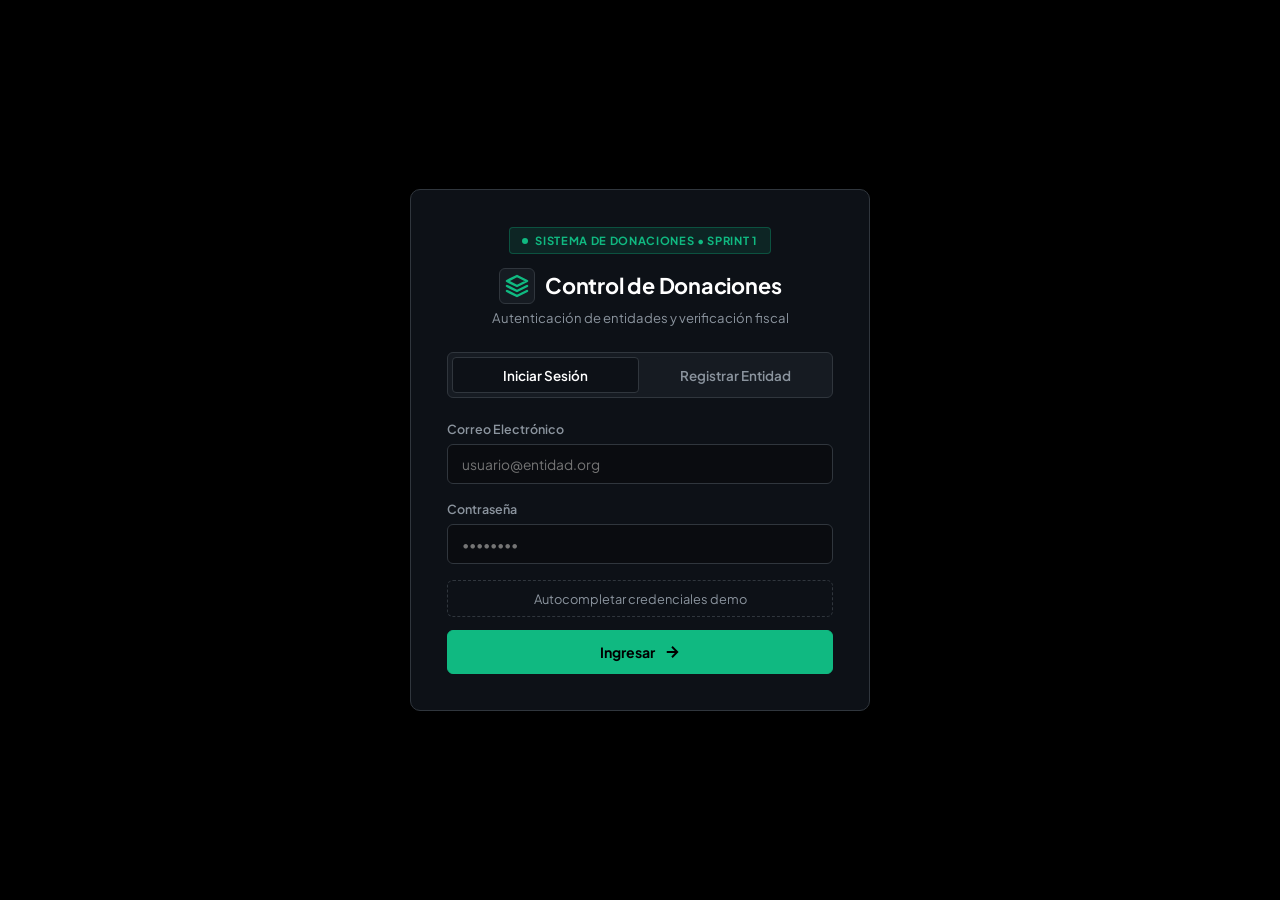
<file: static/index.html>
<!DOCTYPE html>
<html lang="es">
<head>
  <meta charset="UTF-8">
  <meta name="viewport" content="width=device-width, initial-scale=1.0">
  <title>Sistema de Gestión de Donaciones</title>
  <link rel="stylesheet" href="/static/styles.css">
  <link rel="preconnect" href="https://fonts.googleapis.com">
  <link rel="preconnect" href="https://fonts.gstatic.com" crossorigin>
  <link href="https://fonts.googleapis.com/css2?family=Plus+Jakarta+Sans:wght@400;500;600;700;800&family=JetBrains+Mono:wght@400;500;600;700&display=swap" rel="stylesheet">
</head>
<body class="dark-theme">

  <section id="login-view" class="auth-view-container">
    <div class="glass-card auth-card">
      <div class="brand-header">
        <div class="corp-top-badge">
          <span class="corp-dot"></span>
          <span>SISTEMA DE DONACIONES &bull; SPRINT 1</span>
        </div>
        <div class="brand-corp-logo">
          <div class="corp-icon-box">
            <svg width="24" height="24" viewBox="0 0 24 24" fill="none" stroke="currentColor" stroke-width="2.5" stroke-linecap="round" stroke-linejoin="round">
              <path d="M12 2L2 7l10 5 10-5-10-5zM2 17l10 5 10-5M2 12l10 5 10-5"/>
            </svg>
          </div>
          <h1 class="brand-title">Control de Donaciones</h1>
        </div>
        <p class="brand-subtitle">Autenticación de entidades y verificación fiscal</p>
      </div>

      <div class="glass-tabs">
        <button id="tab-login-btn" class="glass-tab-btn active" onclick="switchAuthTab('login')">
          Iniciar Sesión
        </button>
        <button id="tab-register-btn" class="glass-tab-btn" onclick="switchAuthTab('register')">
          Registrar Entidad
        </button>
      </div>

      <form id="form-login" onsubmit="handleLoginSubmit(event)">
        <div class="form-group">
          <label for="login-email">Correo Electrónico</label>
          <input type="email" id="login-email" class="glass-input" placeholder="usuario@entidad.org" required>
        </div>

        <div class="form-group">
          <label for="login-password">Contraseña</label>
          <input type="password" id="login-password" class="glass-input" placeholder="••••••••" required>
        </div>

        <button type="button" onclick="fillDemoCredentials()" class="btn-demo">
          Autocompletar credenciales demo
        </button>

        <button type="submit" id="btn-submit-login" class="btn-primary-glass">
          <span>Ingresar</span>
          <svg width="18" height="18" viewBox="0 0 24 24" fill="none" stroke="currentColor" stroke-width="2.5"><path d="M5 12h14M12 5l7 7-7 7"/></svg>
        </button>
      </form>

      <form id="form-register" class="hidden" onsubmit="handleRegisterSubmit(event)">
        <div class="form-group">
          <label for="reg-legal-name">Razón Social o Nombre Legal *</label>
          <input type="text" id="reg-legal-name" class="glass-input" placeholder="Nombre legal de la entidad" required>
        </div>

        <div class="form-group">
          <label for="reg-rfc">Registro Federal de Contribuyentes (RFC) *</label>
          <input type="text" id="reg-rfc" class="glass-input uppercase-input font-mono" placeholder="GOMR820512A12 o FDS850101XYZ" maxlength="13" required>
          <span class="field-hint">Obligatorio: 12 o 13 caracteres alfanuméricos.</span>
        </div>

        <div class="form-group">
          <label>Tipo de Entidad *</label>
          <div class="entity-type-selector">
            <label class="entity-radio-card active">
              <input type="radio" name="reg_entity_type" value="EMPRESA DONANTE" checked onchange="updateEntitySelection(this)">
              <div class="radio-card-content">
                <svg width="18" height="18" viewBox="0 0 24 24" fill="none" stroke="currentColor" stroke-width="2"><rect x="4" y="2" width="16" height="20" rx="2" ry="2"/><path d="M9 22v-4h6v4M8 6h.01M16 6h.01M12 6h.01M12 10h.01M12 14h.01M16 10h.01M16 14h.01M8 10h.01M8 14h.01"/></svg>
                <span class="card-title">Empresa Donante</span>
              </div>
            </label>

            <label class="entity-radio-card">
              <input type="radio" name="reg_entity_type" value="ORGANIZACION_SOCIAL" onchange="updateEntitySelection(this)">
              <div class="radio-card-content">
                <svg width="18" height="18" viewBox="0 0 24 24" fill="none" stroke="currentColor" stroke-width="2"><path d="M17 21v-2a4 4 0 0 0-4-4H5a4 4 0 0 0-4 4v2"/><circle cx="9" cy="7" r="4"/><path d="M23 21v-2a4 4 0 0 0-3-3.87"/><path d="M16 3.13a4 4 0 0 1 0 7.75"/></svg>
                <span class="card-title">Organización Social</span>
              </div>
            </label>
          </div>
        </div>

        <div class="form-row-2">
          <div class="form-group">
            <label for="reg-name">Representante *</label>
            <input type="text" id="reg-name" class="glass-input" placeholder="Nombre completo" required>
          </div>
          <div class="form-group">
            <label for="reg-role">Rol *</label>
            <select id="reg-role" class="glass-select">
              <option value="DONANTE" selected>DONANTE</option>
              <option value="BENEFICIARIO">BENEFICIARIO</option>
            </select>
          </div>
        </div>

        <div class="form-group">
          <label for="reg-email">Correo Electrónico *</label>
          <input type="email" id="reg-email" class="glass-input" placeholder="correo@entidad.org" required>
        </div>

        <div class="form-group">
          <label for="reg-password">Contraseña (mínimo 6 caracteres) *</label>
          <input type="password" id="reg-password" class="glass-input" minlength="6" placeholder="••••••••" required>
        </div>

        <button type="submit" id="btn-submit-register" class="btn-primary-glass">
          <span>Registrar Cuenta</span>
          <svg width="18" height="18" viewBox="0 0 24 24" fill="none" stroke="currentColor" stroke-width="2.5"><path d="M5 12h14M12 5l7 7-7 7"/></svg>
        </button>
      </form>

      <div id="auth-error-msg" class="glass-alert-error hidden"></div>
      <div id="auth-success-msg" class="glass-alert-success hidden"></div>
    </div>
  </section>

  <div id="app-view" class="app-layout hidden">
    <div class="cartel-wrapper">
      <div class="glass-card cartel-card">
        <div class="cartel-icon-box">
          <svg width="42" height="42" viewBox="0 0 24 24" fill="none" stroke="currentColor" stroke-width="2.8" stroke-linecap="round" stroke-linejoin="round">
            <path d="M20 6L9 17l-5-5"/>
          </svg>
        </div>

        <div class="cartel-badge">SPRINT 1 &bull; AUTENTICACIÓN VERIFICADA</div>
        <h1 class="cartel-title">Usuario registrado</h1>
        <p class="cartel-subtitle">Sesión activa con credenciales válidas y verificación de estado.</p>

        <div class="cartel-details-box">
          <div class="cartel-row">
            <span class="cartel-label">Nombre del Representante:</span>
            <strong id="card-user-name" class="cartel-value">-</strong>
          </div>
          <div class="cartel-row">
            <span class="cartel-label">Correo Electrónico:</span>
            <strong id="card-user-email" class="cartel-value">-</strong>
          </div>
          <div class="cartel-row">
            <span class="cartel-label">RFC Registrado:</span>
            <code id="card-user-rfc" class="font-mono text-emerald">-</code>
          </div>
          <div class="cartel-row">
            <span class="cartel-label">Tipo de Entidad:</span>
            <span id="card-user-entity" class="cartel-value">-</span>
          </div>
          <div class="cartel-row">
            <span class="cartel-label">Rol en el Sistema:</span>
            <span id="card-user-role" class="pill-role">-</span>
          </div>
          <div class="cartel-row">
            <span class="cartel-label">Estado de la Cuenta:</span>
            <span id="card-user-status" class="status-pill status-active">ACTIVO</span>
          </div>
        </div>

        <div class="cartel-actions">
          <button id="btn-card-admin" class="btn-secondary-glass hidden" onclick="openAdminPanelModal()">
            <svg width="16" height="16" viewBox="0 0 24 24" fill="none" stroke="currentColor" stroke-width="2"><path d="M12 22s8-4 8-10V5l-8-3-8 3v7c0 6 8 10 8 10z"/></svg>
            <span>Panel de Administración</span>
          </button>
          <button class="btn-primary-glass" onclick="logout()">
            <svg width="16" height="16" viewBox="0 0 24 24" fill="none" stroke="currentColor" stroke-width="2.5"><path d="M9 21H5a2 2 0 0 1-2-2V5a2 2 0 0 1 2-2h4M16 17l5-5-5-5M21 12H9"/></svg>
            <span>Cerrar Sesión</span>
          </button>
        </div>
      </div>
    </div>
  </div>

  <div id="admin-modal" class="modal-backdrop hidden">
    <div class="glass-card modal-box modal-extra-wide">
      <div class="modal-header">
        <div class="admin-header-title">
          <div class="admin-shield-icon">
            <svg width="22" height="22" viewBox="0 0 24 24" fill="none" stroke="currentColor" stroke-width="2"><path d="M12 22s8-4 8-10V5l-8-3-8 3v7c0 6 8 10 8 10z"/></svg>
          </div>
          <div>
            <h3>Panel de Administración</h3>
            <span class="admin-subtitle">Validación de Cuentas y Auditoría RNF02</span>
          </div>
        </div>
        <button class="btn-close-modal" onclick="closeAdminPanelModal()">&times;</button>
      </div>

      <div class="admin-tabs-bar">
        <button id="tab-adm-pending" class="admin-tab-btn active" onclick="switchAdminSubTab('pending')">
          Solicitudes RFC (<span id="admin-pending-count">0</span>)
        </button>
        <button id="tab-adm-users" class="admin-tab-btn" onclick="switchAdminSubTab('users')">
          Directorio de Usuarios (<span id="admin-users-count">0</span>)
        </button>
        <button id="tab-adm-donations" class="admin-tab-btn" onclick="switchAdminSubTab('donations')">
          Donaciones (<span id="admin-donations-count">0</span>)
        </button>
        <button id="tab-adm-audit" class="admin-tab-btn" onclick="switchAdminSubTab('audit')">
          Bitácora de Auditoría
        </button>
      </div>

      <div id="admin-pending-panel" class="admin-tab-content">
        <p class="section-desc">Cuentas con estado PENDIENTE esperando validación de RFC.</p>
        <div id="admin-pending-container" class="glass-table-container"></div>
      </div>

      <div id="admin-users-panel" class="admin-tab-content hidden">
        <p class="section-desc">Directorio general de usuarios y entidades registradas.</p>
        <div id="admin-users-container" class="glass-table-container"></div>
      </div>

      <div id="admin-donations-panel" class="admin-tab-content hidden">
        <p class="section-desc">Registro global de donaciones.</p>
        <div id="admin-donations-container" class="glass-table-container"></div>
      </div>

      <div id="admin-audit-panel" class="admin-tab-content hidden">
        <p class="section-desc">Pistas de auditoría inmutables (RNF02): autenticación y cambios de estado.</p>
        <div id="admin-audit-container" class="glass-table-container"></div>
      </div>
    </div>
  </div>

  <div id="pending-alert-modal" class="modal-backdrop hidden">
    <div class="glass-card modal-box text-center">
      <div class="pending-icon-box">
        <svg width="30" height="30" viewBox="0 0 24 24" fill="none" stroke="currentColor" stroke-width="2"><circle cx="12" cy="12" r="10"/><polyline points="12 6 12 12 16 14"/></svg>
      </div>
      <h2 class="modal-title">Cuenta en Revisión</h2>
      <div class="pending-badge-row">
        <span class="status-pill status-pending">ESTADO: PENDIENTE</span>
      </div>
      <p class="pending-explain">
        Tu registro ha sido enviado exitosamente. Un administrador validará tu RFC para activar tu acceso.
      </p>
      <button class="btn-primary-glass" onclick="closePendingAlertModal()">Entendido</button>
    </div>
  </div>

  <div id="toast-container" class="toast-container"></div>

  <script src="/static/app.js"></script>
</body>
</html>
</file>
<file: static/styles.css>
:root {
  --font-sans: 'Plus Jakarta Sans', -apple-system, BlinkMacSystemFont, "Segoe UI", Roboto, sans-serif;
  --font-mono: 'JetBrains Mono', monospace;
  --bg-main: #000000;
  --bg-card: #0d1117;
  --bg-card-elevated: #161b22;
  --bg-input: #0a0c10;
  --border-color: #30363d;
  --border-subtle: #21262d;
  --emerald: #10b981;
  --emerald-hover: #059669;
  --emerald-subtle: rgba(16, 185, 129, 0.12);
  --text-primary: #ffffff;
  --text-secondary: #8b949e;
  --text-muted: #6e7681;
  --radius-xs: 4px;
  --radius-sm: 6px;
  --radius-md: 8px;
  --radius-lg: 10px;
}

* {
  box-sizing: border-box;
  margin: 0;
  padding: 0;
}

body.dark-theme {
  font-family: var(--font-sans);
  background-color: var(--bg-main);
  color: var(--text-primary);
  min-height: 100vh;
  line-height: 1.5;
  overflow-x: hidden;
  position: relative;
  -webkit-font-smoothing: antialiased;
}

.hidden {
  display: none !important;
}

.font-mono {
  font-family: var(--font-mono);
}

.text-emerald {
  color: var(--emerald);
  font-weight: 600;
}

.glass-card {
  background: var(--bg-card);
  border: 1px solid var(--border-color);
  border-radius: var(--radius-lg);
  position: relative;
  box-shadow: 0 4px 16px rgba(0, 0, 0, 0.6);
  transition: border-color 0.2s ease;
}

.glass-card:hover {
  border-color: #484f58;
}

.auth-view-container {
  min-height: 100vh;
  display: flex;
  align-items: center;
  justify-content: center;
  padding: 2.5rem 1.25rem;
  position: relative;
  background: var(--bg-main);
}

.auth-card {
  width: 100%;
  max-width: 460px;
  padding: 2.25rem;
  border-radius: var(--radius-lg);
}

.brand-header {
  text-align: center;
  margin-bottom: 1.5rem;
}

.corp-top-badge {
  display: inline-flex;
  align-items: center;
  gap: 0.45rem;
  font-size: 0.7rem;
  font-weight: 700;
  letter-spacing: 0.06em;
  text-transform: uppercase;
  color: var(--emerald);
  background: var(--emerald-subtle);
  border: 1px solid rgba(16, 185, 129, 0.3);
  padding: 0.25rem 0.75rem;
  border-radius: var(--radius-xs);
  margin-bottom: 0.85rem;
}

.corp-dot {
  width: 6px;
  height: 6px;
  background: var(--emerald);
  border-radius: 50%;
  display: inline-block;
}

.brand-corp-logo {
  display: flex;
  align-items: center;
  justify-content: center;
  gap: 0.65rem;
  margin-bottom: 0.35rem;
}

.corp-icon-box {
  width: 36px;
  height: 36px;
  background: var(--bg-card-elevated);
  border: 1px solid var(--border-color);
  border-radius: var(--radius-sm);
  display: flex;
  align-items: center;
  justify-content: center;
  color: var(--emerald);
}

.brand-title {
  font-size: 1.35rem;
  font-weight: 700;
  letter-spacing: -0.01em;
  color: var(--text-primary);
}

.brand-subtitle {
  font-size: 0.82rem;
  color: var(--text-secondary);
  line-height: 1.4;
}

.glass-tabs {
  display: flex;
  background: var(--bg-card-elevated);
  border: 1px solid var(--border-color);
  border-radius: var(--radius-sm);
  padding: 0.25rem;
  margin-bottom: 1.35rem;
  gap: 0.25rem;
}

.glass-tab-btn {
  flex: 1;
  padding: 0.55rem 0.5rem;
  background: transparent;
  border: none;
  font-family: inherit;
  font-size: 0.84rem;
  font-weight: 600;
  color: var(--text-secondary);
  border-radius: var(--radius-xs);
  cursor: pointer;
  transition: all 0.15s ease;
}

.glass-tab-btn:hover {
  color: var(--text-primary);
}

.glass-tab-btn.active {
  background: var(--bg-card);
  color: var(--text-primary);
  border: 1px solid var(--border-color);
}

.form-group {
  margin-bottom: 1rem;
}

.form-group label {
  display: block;
  font-size: 0.78rem;
  font-weight: 600;
  color: var(--text-secondary);
  margin-bottom: 0.35rem;
}

.field-hint {
  display: block;
  font-size: 0.7rem;
  color: var(--text-muted);
  margin-top: 0.3rem;
}

.glass-input, .glass-select {
  width: 100%;
  padding: 0.65rem 0.85rem;
  background: var(--bg-input);
  border: 1px solid var(--border-color);
  border-radius: var(--radius-sm);
  color: var(--text-primary);
  font-family: inherit;
  font-size: 0.86rem;
  outline: none;
  transition: border-color 0.15s ease;
}

.glass-input:focus, .glass-select:focus {
  border-color: var(--emerald);
}

.glass-select {
  cursor: pointer;
}

.glass-select option {
  background: var(--bg-card);
  color: var(--text-primary);
}

.uppercase-input {
  text-transform: uppercase;
  letter-spacing: 0.06em;
}

.form-row-2 {
  display: grid;
  grid-template-columns: 1fr 1fr;
  gap: 0.75rem;
}

.entity-type-selector {
  display: grid;
  grid-template-columns: 1fr 1fr;
  gap: 0.65rem;
}

.entity-radio-card {
  display: flex;
  align-items: center;
  justify-content: center;
  padding: 0.65rem 0.5rem;
  background: var(--bg-input);
  border: 1px solid var(--border-color);
  border-radius: var(--radius-sm);
  cursor: pointer;
  transition: all 0.15s ease;
}

.entity-radio-card input[type="radio"] {
  display: none;
}

.entity-radio-card:hover {
  border-color: #484f58;
}

.entity-radio-card.active {
  border-color: var(--emerald);
  background: var(--emerald-subtle);
}

.radio-card-content {
  display: flex;
  align-items: center;
  gap: 0.45rem;
  color: var(--text-secondary);
}

.entity-radio-card.active .radio-card-content {
  color: var(--text-primary);
}

.card-title {
  font-size: 0.8rem;
  font-weight: 600;
}

.btn-primary-glass {
  width: 100%;
  display: flex;
  align-items: center;
  justify-content: center;
  gap: 0.5rem;
  padding: 0.75rem 1.25rem;
  background: var(--emerald);
  color: #000000;
  border: 1px solid var(--emerald);
  border-radius: var(--radius-sm);
  font-family: inherit;
  font-size: 0.88rem;
  font-weight: 700;
  cursor: pointer;
  transition: background-color 0.15s ease;
  margin-top: 0.4rem;
}

.btn-primary-glass:hover {
  background: var(--emerald-hover);
  border-color: var(--emerald-hover);
  color: #ffffff;
}

.btn-demo {
  width: 100%;
  padding: 0.6rem 1rem;
  background: transparent;
  color: var(--text-secondary);
  border: 1px dashed var(--border-color);
  border-radius: var(--radius-sm);
  font-family: inherit;
  font-size: 0.8rem;
  cursor: pointer;
  transition: border-color 0.15s ease, color 0.15s ease;
  margin-bottom: 0.4rem;
}

.btn-demo:hover {
  border-color: var(--emerald);
  color: var(--emerald);
}

.btn-secondary-glass {
  width: 100%;
  display: flex;
  align-items: center;
  justify-content: center;
  gap: 0.5rem;
  padding: 0.75rem 1.25rem;
  background: var(--bg-card-elevated);
  color: var(--text-primary);
  border: 1px solid var(--border-color);
  border-radius: var(--radius-sm);
  font-family: inherit;
  font-size: 0.86rem;
  font-weight: 600;
  cursor: pointer;
  transition: all 0.15s ease;
}

.btn-secondary-glass:hover {
  border-color: var(--emerald);
  color: var(--emerald);
  background: var(--bg-card);
}

.glass-alert-error {
  background: rgba(248, 81, 73, 0.1);
  border: 1px solid rgba(248, 81, 73, 0.4);
  color: #f85149;
  padding: 0.75rem 0.9rem;
  border-radius: var(--radius-sm);
  font-size: 0.82rem;
  margin-top: 1rem;
  text-align: center;
}

.glass-alert-success {
  background: var(--emerald-subtle);
  border: 1px solid var(--emerald);
  color: var(--emerald);
  padding: 0.75rem 0.9rem;
  border-radius: var(--radius-sm);
  font-size: 0.85rem;
  margin-top: 1rem;
  text-align: center;
  font-weight: 600;
}

.app-layout {
  min-height: 100vh;
  display: flex;
  flex-direction: column;
  position: relative;
  background: var(--bg-main);
}

.cartel-wrapper {
  min-height: 100vh;
  display: flex;
  align-items: center;
  justify-content: center;
  padding: 2.5rem 1.25rem;
  width: 100%;
}

.cartel-card {
  width: 100%;
  max-width: 500px;
  padding: 2.25rem;
  text-align: center;
}

.cartel-icon-box {
  width: 60px;
  height: 60px;
  background: var(--emerald-subtle);
  border: 1.5px solid var(--emerald);
  border-radius: var(--radius-md);
  display: inline-flex;
  align-items: center;
  justify-content: center;
  color: var(--emerald);
  margin-bottom: 1.15rem;
}

.cartel-badge {
  display: inline-block;
  font-size: 0.68rem;
  font-weight: 700;
  letter-spacing: 0.06em;
  text-transform: uppercase;
  color: var(--emerald);
  background: var(--emerald-subtle);
  border: 1px solid rgba(16, 185, 129, 0.3);
  padding: 0.25rem 0.75rem;
  border-radius: var(--radius-xs);
  margin-bottom: 0.75rem;
}

.cartel-title {
  font-size: 1.65rem;
  font-weight: 700;
  color: var(--text-primary);
  letter-spacing: -0.01em;
}

.cartel-subtitle {
  font-size: 0.84rem;
  color: var(--text-secondary);
  margin-top: 0.35rem;
  margin-bottom: 1.6rem;
  line-height: 1.45;
}

.cartel-details-box {
  background: var(--bg-card-elevated);
  border: 1px solid var(--border-subtle);
  border-radius: var(--radius-md);
  padding: 0.85rem 1.15rem;
  text-align: left;
  margin-bottom: 1.6rem;
}

.cartel-row {
  display: flex;
  justify-content: space-between;
  align-items: center;
  padding: 0.55rem 0;
  border-bottom: 1px solid var(--border-subtle);
  font-size: 0.84rem;
}

.cartel-row:last-child {
  border-bottom: none;
}

.cartel-label {
  color: var(--text-muted);
  font-size: 0.8rem;
}

.cartel-value {
  color: var(--text-primary);
}

.cartel-actions {
  display: flex;
  flex-direction: column;
  gap: 0.65rem;
}

.pill-role {
  font-size: 0.68rem;
  font-weight: 700;
  color: var(--emerald);
  background: var(--emerald-subtle);
  border: 1px solid rgba(16, 185, 129, 0.3);
  padding: 0.15rem 0.45rem;
  border-radius: var(--radius-xs);
}

.status-pill {
  display: inline-block;
  font-size: 0.68rem;
  font-weight: 700;
  padding: 0.15rem 0.45rem;
  border-radius: var(--radius-xs);
  letter-spacing: 0.03em;
}

.status-active {
  color: var(--emerald);
  background: var(--emerald-subtle);
  border: 1px solid rgba(16, 185, 129, 0.35);
}

.status-pending {
  color: #d29922;
  background: rgba(210, 153, 34, 0.12);
  border: 1px solid rgba(210, 153, 34, 0.35);
}

.status-rejected {
  color: #f85149;
  background: rgba(248, 81, 73, 0.12);
  border: 1px solid rgba(248, 81, 73, 0.35);
}

.modal-backdrop {
  position: fixed;
  inset: 0;
  background: rgba(0, 0, 0, 0.75);
  display: flex;
  align-items: center;
  justify-content: center;
  padding: 1.5rem;
  z-index: 200;
}

.modal-box {
  width: 100%;
  max-width: 460px;
  max-height: 90vh;
  overflow-y: auto;
  padding: 2rem;
  border-radius: var(--radius-lg);
  background: var(--bg-card);
  border: 1px solid var(--border-color);
}

.modal-extra-wide {
  max-width: 960px;
}

.text-center {
  text-align: center;
}

.pending-icon-box {
  width: 52px;
  height: 52px;
  border-radius: var(--radius-sm);
  display: inline-flex;
  align-items: center;
  justify-content: center;
  margin-bottom: 0.85rem;
  background: rgba(210, 153, 34, 0.12);
  border: 1px solid rgba(210, 153, 34, 0.35);
  color: #d29922;
}

.modal-title {
  font-size: 1.25rem;
  font-weight: 700;
  color: var(--text-primary);
}

.pending-explain {
  font-size: 0.84rem;
  color: var(--text-secondary);
  line-height: 1.45;
  margin-bottom: 1.25rem;
}

.pending-badge-row {
  margin: 0.55rem 0 0.85rem;
}

.modal-header {
  display: flex;
  justify-content: space-between;
  align-items: center;
  margin-bottom: 0.5rem;
}

.admin-header-title {
  display: flex;
  align-items: center;
  gap: 0.65rem;
}

.admin-shield-icon {
  width: 34px;
  height: 34px;
  background: var(--bg-card-elevated);
  border: 1px solid var(--border-color);
  border-radius: var(--radius-sm);
  display: flex;
  align-items: center;
  justify-content: center;
  color: var(--emerald);
}

.admin-subtitle {
  font-size: 0.75rem;
  color: var(--text-muted);
}

.btn-close-modal {
  background: transparent;
  border: none;
  font-size: 1.35rem;
  color: var(--text-muted);
  cursor: pointer;
  width: 28px;
  height: 28px;
  display: flex;
  align-items: center;
  justify-content: center;
  border-radius: var(--radius-xs);
  transition: color 0.15s ease;
}

.btn-close-modal:hover {
  color: var(--text-primary);
}

.glass-table-container {
  overflow-x: auto;
  border: 1px solid var(--border-color);
  border-radius: var(--radius-sm);
  background: var(--bg-card);
}

.glass-table {
  width: 100%;
  border-collapse: collapse;
  text-align: left;
  font-size: 0.82rem;
}

.glass-table th {
  background: var(--bg-card-elevated);
  color: var(--text-muted);
  font-weight: 600;
  text-transform: uppercase;
  letter-spacing: 0.04em;
  font-size: 0.72rem;
  padding: 0.65rem 0.85rem;
  border-bottom: 1px solid var(--border-color);
}

.glass-table td {
  padding: 0.65rem 0.85rem;
  border-bottom: 1px solid var(--border-subtle);
  color: var(--text-secondary);
}

.glass-table tr:last-child td {
  border-bottom: none;
}

.glass-table tr:hover td {
  background: var(--bg-card-elevated);
  color: var(--text-primary);
}

.admin-tabs-bar {
  display: flex;
  background: var(--bg-card-elevated);
  border: 1px solid var(--border-color);
  border-radius: var(--radius-sm);
  padding: 0.25rem;
  margin-bottom: 1.15rem;
  gap: 0.25rem;
  overflow-x: auto;
}

.admin-tab-btn {
  flex: 1;
  white-space: nowrap;
  padding: 0.45rem 0.75rem;
  background: transparent;
  border: none;
  font-family: inherit;
  font-size: 0.8rem;
  font-weight: 600;
  color: var(--text-muted);
  border-radius: var(--radius-xs);
  cursor: pointer;
  transition: all 0.15s ease;
}

.admin-tab-btn:hover {
  color: var(--text-primary);
}

.admin-tab-btn.active {
  background: var(--bg-card);
  color: var(--text-primary);
  border: 1px solid var(--border-color);
}

.section-desc {
  font-size: 0.8rem;
  color: var(--text-secondary);
  margin-bottom: 0.85rem;
}

.btn-action-sm {
  padding: 0.25rem 0.55rem;
  font-family: inherit;
  font-size: 0.74rem;
  font-weight: 600;
  border-radius: var(--radius-xs);
  cursor: pointer;
  border: 1px solid transparent;
  transition: all 0.15s ease;
}

.btn-approve {
  background: var(--emerald-subtle);
  color: var(--emerald);
  border-color: rgba(16, 185, 129, 0.4);
}

.btn-approve:hover {
  background: var(--emerald);
  color: #000000;
}

.btn-reject {
  background: rgba(248, 81, 73, 0.12);
  color: #f85149;
  border-color: rgba(248, 81, 73, 0.4);
  margin-left: 0.35rem;
}

.btn-reject:hover {
  background: #f85149;
  color: #ffffff;
}

.toast-container {
  position: fixed;
  bottom: 1.5rem;
  right: 1.5rem;
  z-index: 999;
  display: flex;
  flex-direction: column;
  gap: 0.5rem;
}

.toast {
  background: var(--bg-card-elevated);
  color: var(--text-primary);
  padding: 0.75rem 1.15rem;
  border-radius: var(--radius-sm);
  border: 1px solid var(--border-color);
  font-size: 0.84rem;
  font-weight: 600;
  box-shadow: 0 4px 14px rgba(0, 0, 0, 0.6);
  transition: opacity 0.2s ease;
}

.toast.toast-success {
  border-color: var(--emerald);
  color: var(--emerald);
}

.toast.toast-error {
  border-color: #f85149;
  color: #f85149;
}

@media (max-width: 680px) {
  .entity-type-selector, .form-row-2 {
    grid-template-columns: 1fr;
  }
}
</file>
